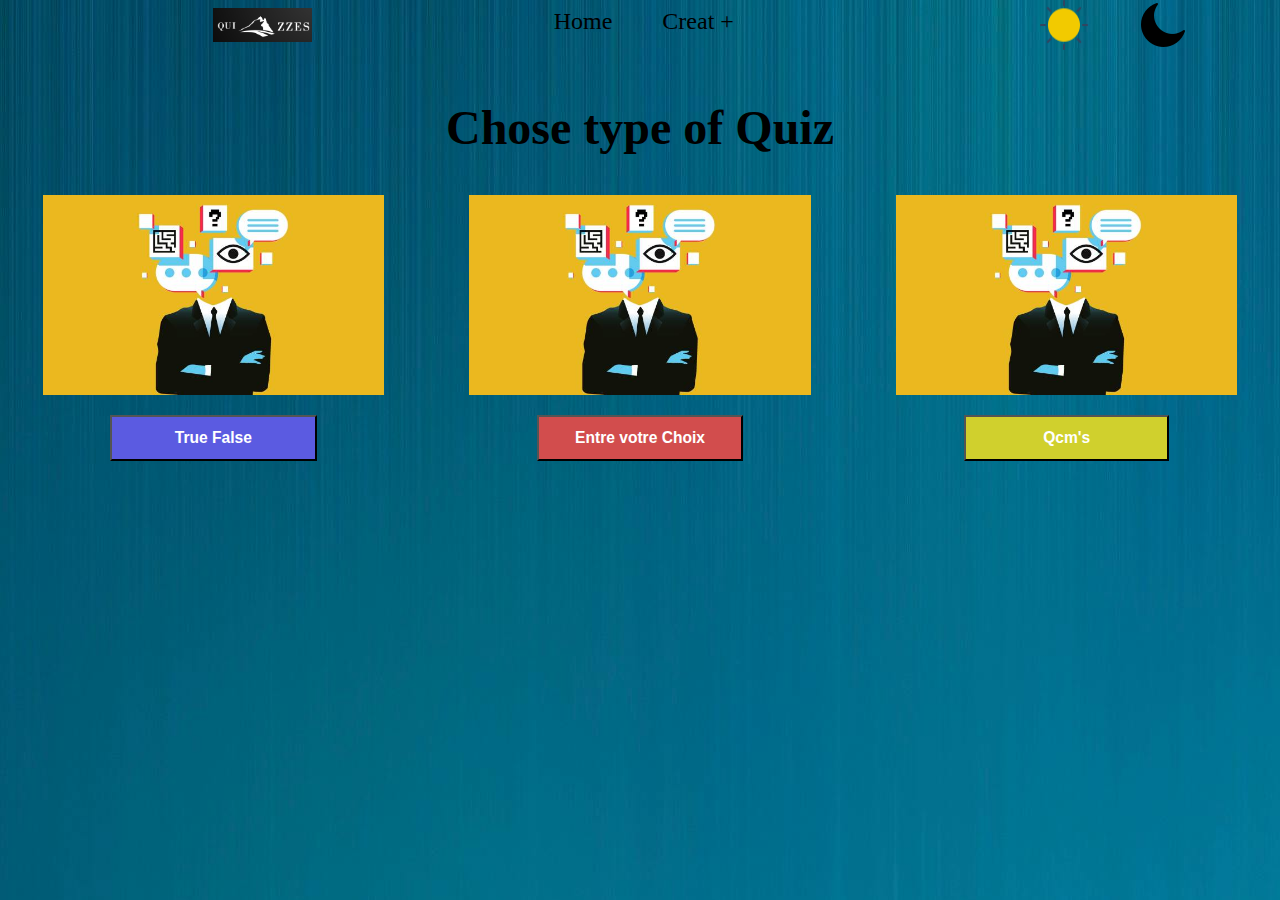
<file: index.html>
<!DOCTYPE html>
<html lang="en">
  <head>
    <meta charset="UTF-8" />
    <meta name="viewport" content="width=device-width, initial-scale=1.0" />
    <title>Quizez</title>
    <link rel="stylesheet" href="styles.css" />
  </head>
  <body>
    <header>
      <div class="headd">
        <img class="logo" src="img/Screenshot 2024-11-05 cvgpng.png" alt="" />
        <ul>
          <li>
            <a href="index.html">Home</a>
          </li>
          <li>
            <a href="creat.html">Creat +</a>
          </li>
        </ul>
      </div>

      <div class="mood">
        <img class="sun" src="img/icons8-sun-48.png" alt="" />
        <img class="moon" src="img/icons8-moon-50.png" alt="" />
      </div>
    </header>

    <main>
      <section class="section1">
        <h1>Chose type of Quiz</h1>

        <div class="carts">
          <div class="cart">
            <img
              class="typ"
              src="img/istockphoto-1964440549-612x612.jpg"
              alt=""
            />
            <button class="type-quiz1">
              <a href="mode.html"> <h3>True False</h3> </a>
            </button>
          </div>
          <div class="cart">
            <img
              class="typ"
              src="img/istockphoto-1964440549-612x612.jpg"
              alt=""
            />
            <button class="type-quiz2">
              <a href="mode.html"> <h3>Entre votre Choix</h3> </a>
            </button>
          </div>
          <div class="cart">
            <img
              class="typ"
              src="img/istockphoto-1964440549-612x612.jpg"
              alt=""
            />
            <button class="type-quiz3">
              <a href="mode.html"> <h3>Qcm's</h3> </a>
            </button>
          </div>
        </div>
      </section>
    </main>
  </body>
</html>
</file>
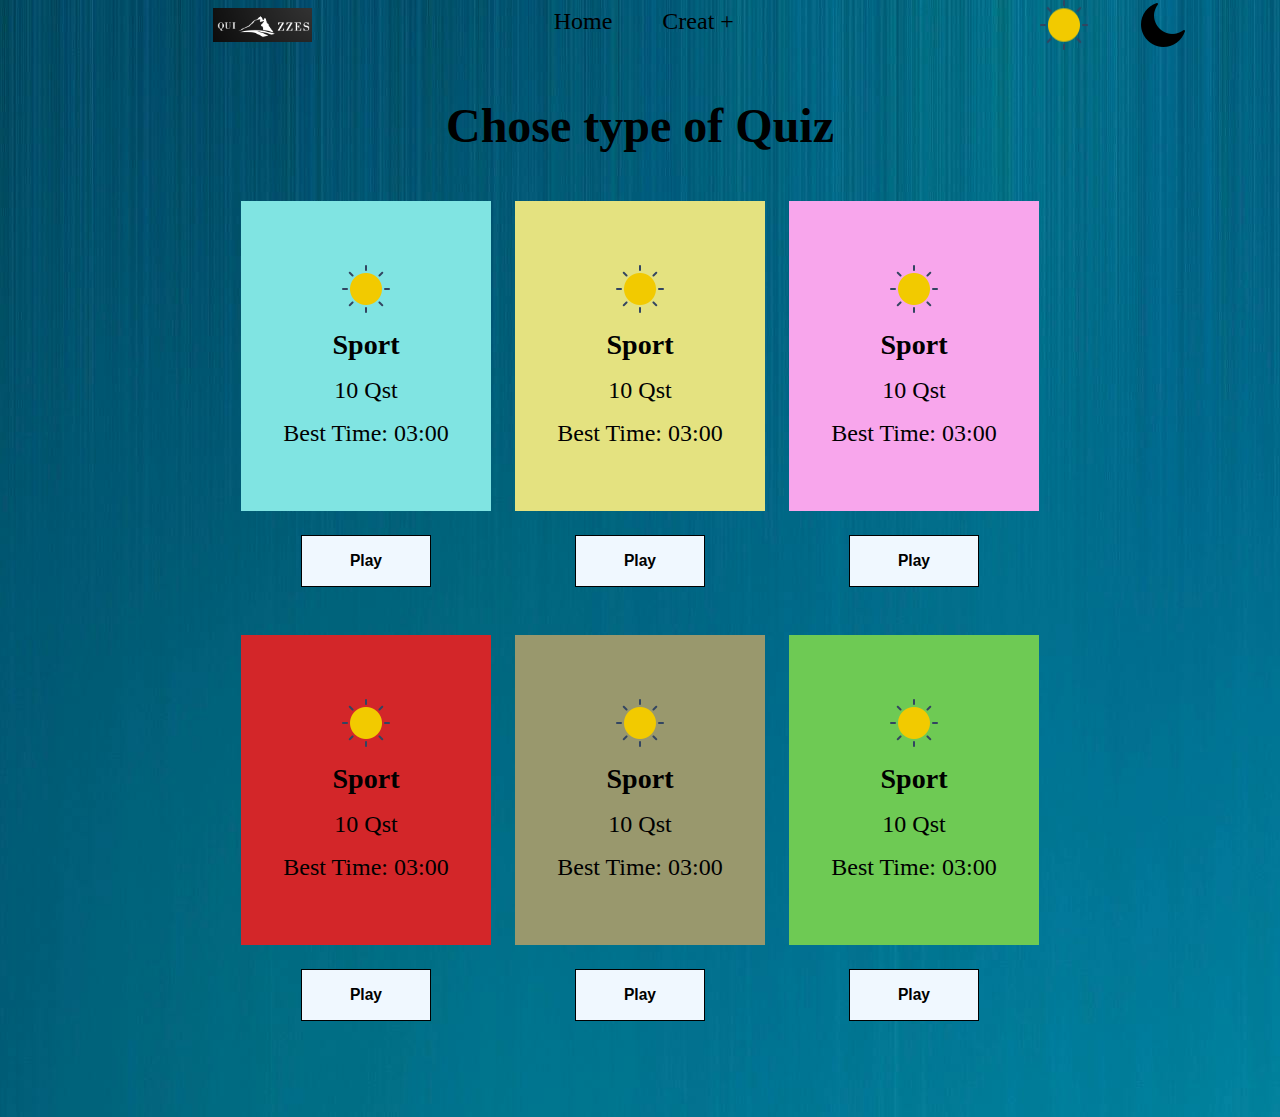
<file: categorie.html>
<!DOCTYPE html>
<html lang="en">
  <head>
    <meta charset="UTF-8" />
    <meta name="viewport" content="width=device-width, initial-scale=1.0" />
    <title>Quizez</title>
    <link rel="stylesheet" href="styles.css" />
  </head>
  <body>
    <header>
      <div class="headd">
        <img class="logo" src="img/Screenshot 2024-11-05 cvgpng.png" alt="" />
        <ul>
          <li>
            <a href="index.html">Home</a>
          </li>
          <li>
            <a href="creat.html">Creat +</a>
          </li>
        </ul>
      </div>

      <div class="mood">
        <img class="sun" src="img/icons8-sun-48.png" alt="" />
        <img class="moon" src="img/icons8-moon-50.png" alt="" />
      </div>
    </header>

    <main>
      <section class="section3">
        <h1>Chose type of Quiz</h1>
        <div class="carts-categorie">
          <div class="qat-cart">
            <div class="cart-categorie categorie1">
              <img src="img/icons8-sun-48.png" alt="" />
              <h3>Sport</h3>
              <p class="nmbr-qst">10 Qst</p>
              <p class="time">Best Time: 03:00</p>
            </div>
            <button class="play-qat b-qat1">
              <a href="f&v.html"><h3>Play</h3></a>
            </button>
          </div>
          <div class="qat-cart">
            <div class="cart-categorie categorie2">
              <img src="img/icons8-sun-48.png" alt="" />
              <h3>Sport</h3>
              <p class="nmbr-qst">10 Qst</p>
              <p class="time">Best Time: 03:00</p>
            </div>
            <button class="play-qat b-qat2">
              <a href="full.answer.html"><h3>Play</h3></a>
            </button>
          </div>
          <div class="qat-cart">
            <div class="cart-categorie categorie3">
              <img src="img/icons8-sun-48.png" alt="" />
              <h3>Sport</h3>
              <p class="nmbr-qst">10 Qst</p>
              <p class="time">Best Time: 03:00</p>
            </div>
            <button class="play-qat b-qat3">
              <a href="qsm.html"><h3>Play</h3></a>
            </button>
          </div>

          <div class="qat-cart">
            <div class="cart-categorie categorie4">
              <img src="img/icons8-sun-48.png" alt="" />
              <h3>Sport</h3>
              <p class="nmbr-qst">10 Qst</p>
              <p class="time">Best Time: 03:00</p>
            </div>
            <button class="play-qat b-qat4"><h3>Play</h3></button>
          </div>
          <div class="qat-cart">
            <div class="cart-categorie categorie5">
              <img src="img/icons8-sun-48.png" alt="" />
              <h3>Sport</h3>
              <p class="nmbr-qst">10 Qst</p>
              <p class="time">Best Time: 03:00</p>
            </div>
            <button class="play-qat b-qat5"><h3>Play</h3></button>
          </div>
          <div class="qat-cart">
            <div class="cart-categorie categorie6">
              <img src="img/icons8-sun-48.png" alt="" />
              <h3>Sport</h3>
              <p class="nmbr-qst">10 Qst</p>
              <p class="time">Best Time: 03:00</p>
            </div>
            <button class="play-qat b-qat6"><h3>Play</h3></button>
          </div>
        </div>
      </section>
    </main>
  </body>
</html>
</file>
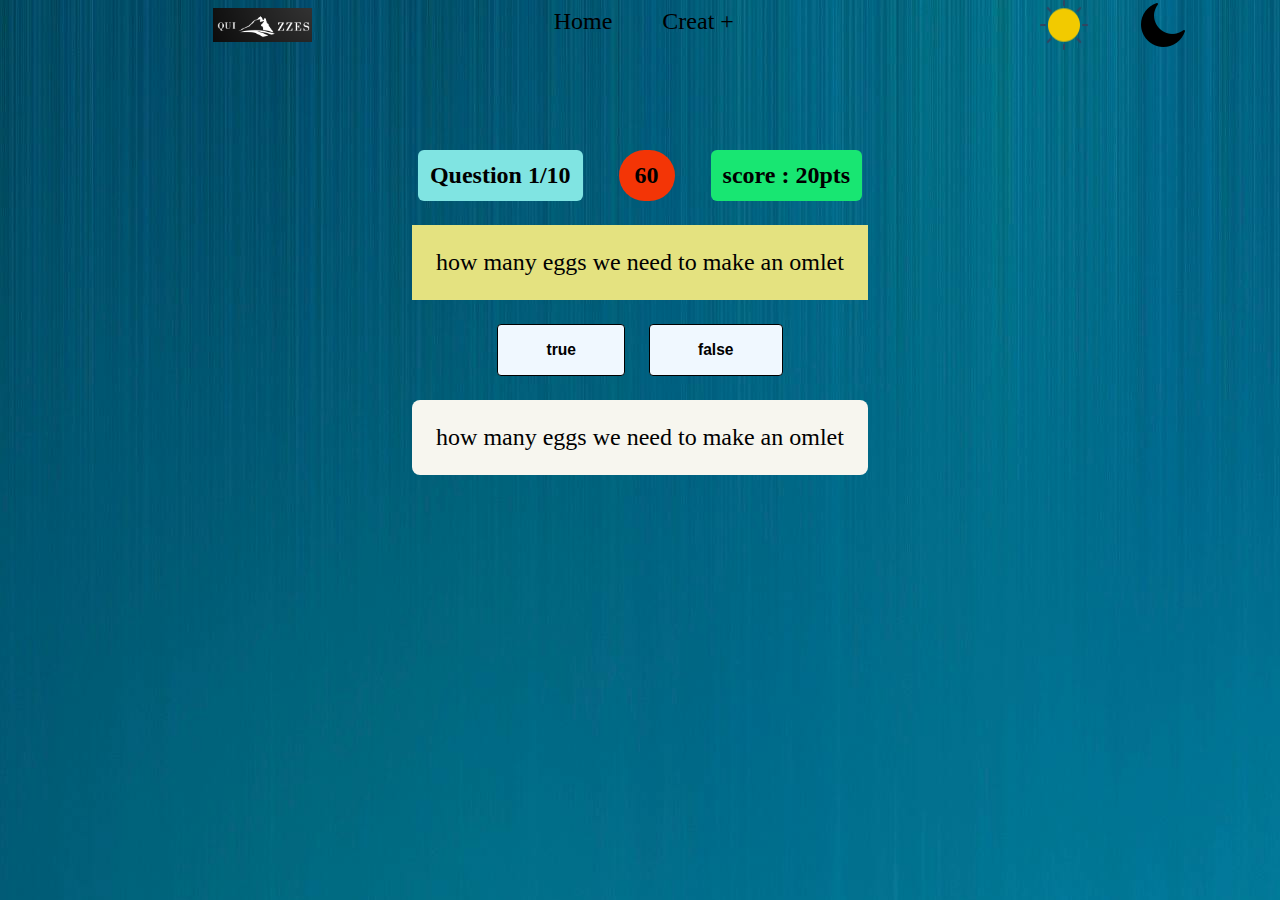
<file: f&v.html>
<!DOCTYPE html>
<html lang="en">
  <head>
    <meta charset="UTF-8" />
    <meta name="viewport" content="width=device-width, initial-scale=1.0" />
    <title>Quizez</title>
    <link rel="stylesheet" href="styles.css" />
  </head>
  <body>
    <header>
      <div class="headd">
        <img class="logo" src="img/Screenshot 2024-11-05 cvgpng.png" alt="" />
        <ul>
          <li>
            <a href="index.html">Home</a>
          </li>
          <li>
            <a href="creat.html">Creat +</a>
          </li>
        </ul>
      </div>

      <div class="mood">
        <img class="sun" src="img/icons8-sun-48.png" alt="" />
        <img class="moon" src="img/icons8-moon-50.png" alt="" />
      </div>
    </header>

    <main>
      <section class="section4">
        <div class="tf">
          <div class="status">
            <h4 class="qst-number">Question 1/10</h4>
            <h4 class="crono">60</h4>
            <h4 class="score">score : 20pts</h4>
          </div>
          <p class="question">how many eggs we need to make an omlet</p>
          <div class="answers">
            <button class="truee"><h3>true</h3></button>
            <button class="falsee"><h3>false</h3></button>
          </div>
          <p class="expline">how many eggs we need to make an omlet</p>
        </div>
      </section>
    </main>
  </body>
</html>
</file>
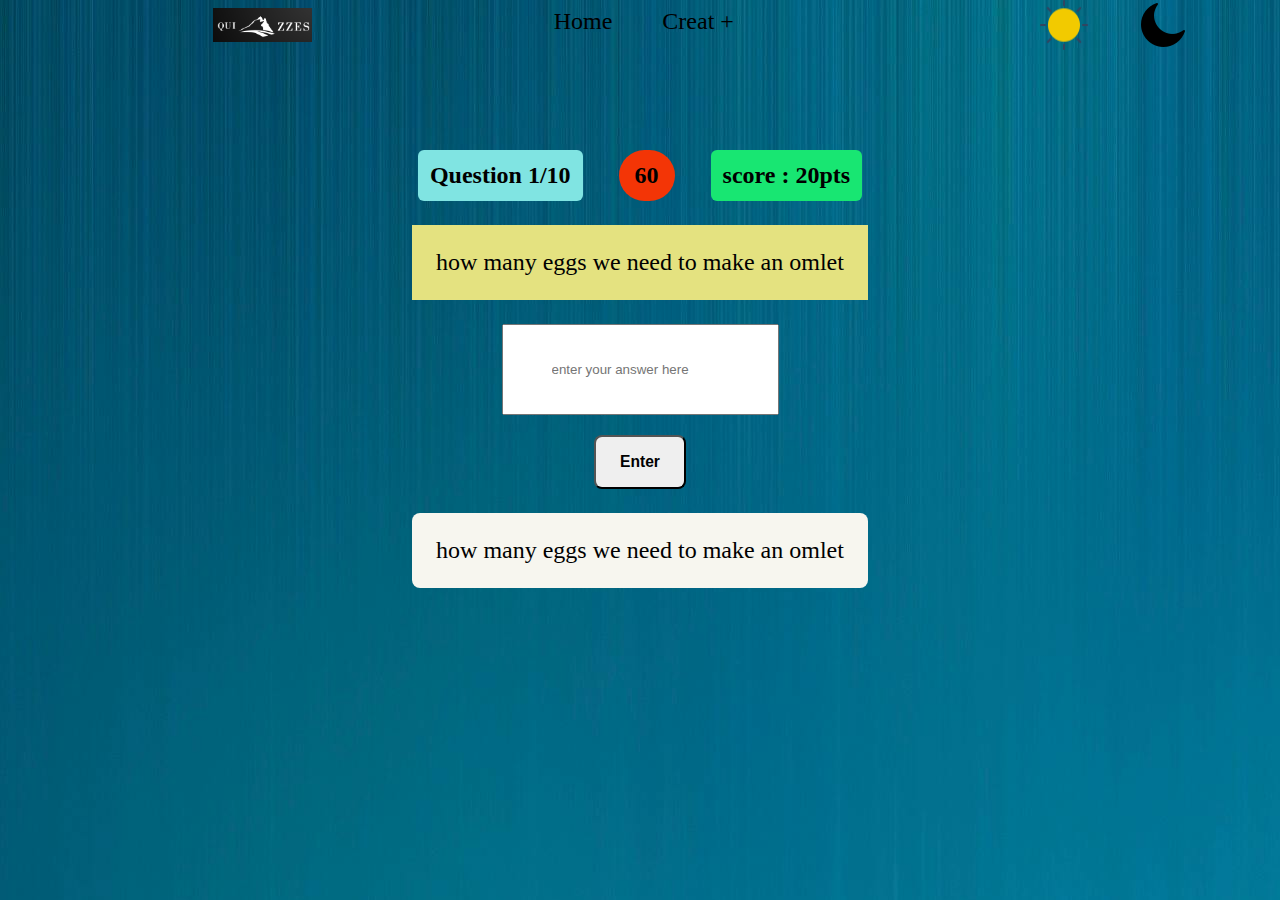
<file: full.answer.html>
<!DOCTYPE html>
<html lang="en">
  <head>
    <meta charset="UTF-8" />
    <meta name="viewport" content="width=device-width, initial-scale=1.0" />
    <title>Quizez</title>
    <link rel="stylesheet" href="styles.css" />
  </head>
  <body>
    <header>
      <div class="headd">
        <img class="logo" src="img/Screenshot 2024-11-05 cvgpng.png" alt="" />
        <ul>
          <li>
            <a href="index.html">Home</a>
          </li>
          <li>
            <a href="creat.html">Creat +</a>
          </li>
        </ul>
      </div>

      <div class="mood">
        <img class="sun" src="img/icons8-sun-48.png" alt="" />
        <img class="moon" src="img/icons8-moon-50.png" alt="" />
      </div>
    </header>

    <main>
      <section class="section4">
        <div class="tf">
          <div class="status">
            <h4 class="qst-number">Question 1/10</h4>
            <h4 class="crono">60</h4>
            <h4 class="score">score : 20pts</h4>
          </div>
          <p class="question">how many eggs we need to make an omlet</p>

          <div class="full-answers">
            <input
              type="text"
              name=""
              class="enter-answer"
              placeholder="enter your answer here"
            />
            <button type="submit" class="enter"><h3>Enter</h3></button>
          </div>
          <p class="expline">how many eggs we need to make an omlet</p>
        </div>
      </section>
    </main>
  </body>
</html>
</file>
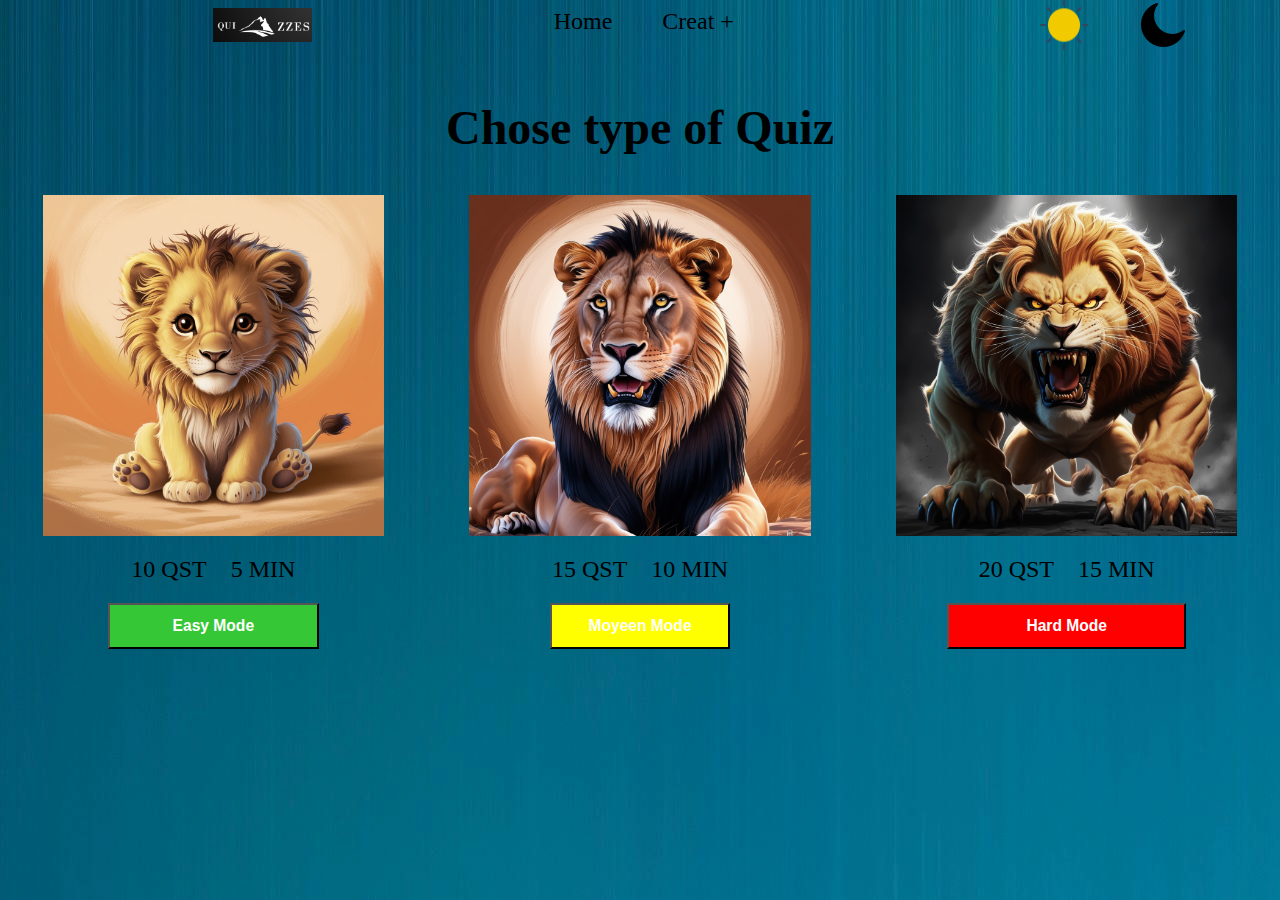
<file: mode.html>
<!DOCTYPE html>
<html lang="en">
  <head>
    <meta charset="UTF-8" />
    <meta name="viewport" content="width=device-width, initial-scale=1.0" />
    <title>Quizez</title>
    <link rel="stylesheet" href="styles.css" />
  </head>
  <body>
    <header>
      <div class="headd">
        <img class="logo" src="img/Screenshot 2024-11-05 cvgpng.png" alt="" />
        <ul>
          <li>
            <a href="index.html">Home</a>
          </li>
          <li>
            <a href="creat.html">Creat +</a>
          </li>
        </ul>
      </div>

      <div class="mood">
        <img class="sun" src="img/icons8-sun-48.png" alt="" />
        <img class="moon" src="img/icons8-moon-50.png" alt="" />
      </div>
    </header>

    <main>
      <section class="section1">
        <h1>Chose type of Quiz</h1>

        <div class="carts">
          <div class="cart">
            <img
              class="typ"
              src="img/Leonardo_Phoenix_a_vibrant_and_detailed_illustration_of_a_smal_2.jpg"
              alt=""
            />
            <div class="dts">
              <p>10 QST</p>
              <p>5 MIN</p>
            </div>

            <button class="type-quiz1 easy">
              <a href="categorie.html"> <h3>Easy Mode</h3> </a>
            </button>
          </div>
          <div class="cart">
            <img
              class="typ"
              src="img/Leonardo_Phoenix_I_want_a_highly_detailed_illustration_of_a_ma_3.jpg"
              alt=""
            />
            <div class="dts">
              <p>15 QST</p>
              <p>10 MIN</p>
            </div>

            <button class="type-quiz2 moyen">
              <a href="categorie.html"> <h3>Moyeen Mode</h3> </a>
            </button>
          </div>
          <div class="cart">
            <img
              class="typ"
              src="img/Leonardo_Phoenix_a_majestic_yet_ferocious_big_lion_monster_wit_0.jpg"
              alt=""
            />
            <div class="dts">
              <p>20 QST</p>
              <p>15 MIN</p>
            </div>
            <button class="type-quiz3 hard">
              <a href="categorie.html"> <h3>Hard Mode</h3> </a>
            </button>
          </div>
        </div>
      </section>
    </main>
  </body>
</html>
</file>
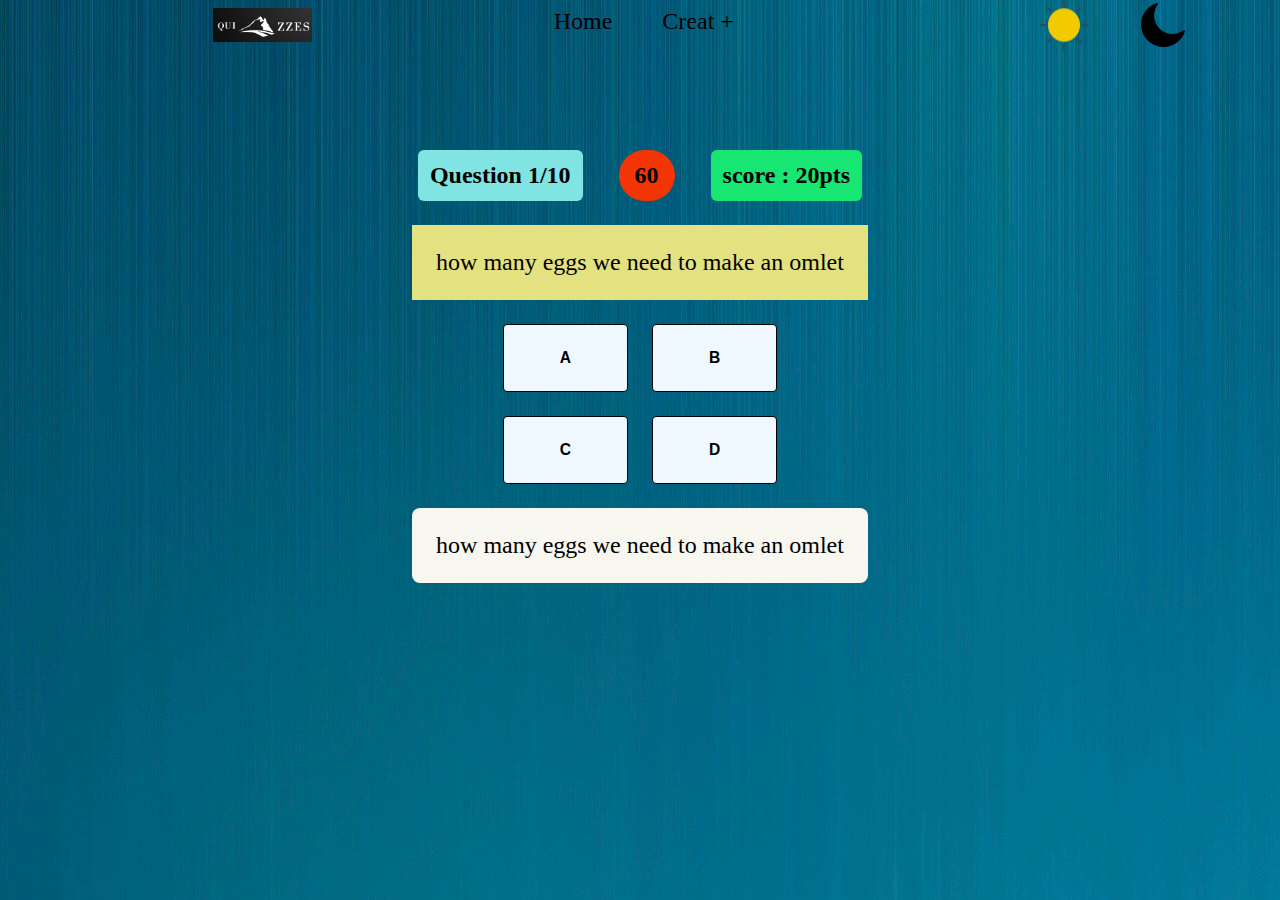
<file: qsm.html>
<!DOCTYPE html>
<html lang="en">
  <head>
    <meta charset="UTF-8" />
    <meta name="viewport" content="width=device-width, initial-scale=1.0" />
    <title>Quizez</title>
    <link rel="stylesheet" href="styles.css" />
  </head>
  <body>
    <header>
      <div class="headd">
        <img class="logo" src="img/Screenshot 2024-11-05 cvgpng.png" alt="" />
        <ul>
          <li>
            <a href="index.html">Home</a>
          </li>
          <li>
            <a href="creat.html">Creat +</a>
          </li>
        </ul>
      </div>

      <div class="mood">
        <img class="sun" src="img/icons8-sun-48.png" alt="" />
        <img class="moon" src="img/icons8-moon-50.png" alt="" />
      </div>
    </header>

    <main>
      <section class="section4">
        <div class="tf">
          <div class="status">
            <h4 class="qst-number">Question 1/10</h4>
            <h4 class="crono">60</h4>
            <h4 class="score">score : 20pts</h4>
          </div>
          <p class="question">how many eggs we need to make an omlet</p>
          <div class="qcms">
            <button class="a"><h3>A</h3></button>
            <button class="b"><h3>B</h3></button
            ><button class="c"><h3>C</h3></button>
            <button class="d"><h3>D</h3></button>
          </div>
          <p class="expline">how many eggs we need to make an omlet</p>
        </div>
      </section>
    </main>
  </body>
</html>
</file>
<file: styles.css>
* {
  margin: 0;
  padding: 0;
  box-sizing: border-box;
}
body {
  font-size: 24px;
  margin: 0;
}
header {
  display: flex;
  align-items: center;
  justify-content: space-around;
}
.headd {
  display: flex;
  justify-content: space-around;
}
.logo {
  width: 13%;
}
ul {
  list-style: none;
  display: flex;
  gap: 50px;
}

a {
  text-decoration: none;
  color: black;
}
.mood {
  display: flex;
  gap: 50px;
}
.section1 {
  display: flex;
  flex-direction: column;
  align-items: center;
  margin: 50px auto;
  gap: 40px;
}
.carts {
  display: flex;
  align-items: center;
  justify-content: center;
}
.typ {
  width: 80%;
}
.cart {
  display: flex;
  flex-direction: column;
  align-items: center;
  gap: 20px;
}
.type-quiz1 {
  padding: 12px 63px;
  background-color: rgb(91, 91, 225);
  border: 1 solid black;
}

.type-quiz2 {
  padding: 12px 36px;
  background-color: rgb(210, 77, 77);
  border: 1 solid black;
}

.type-quiz3 {
  padding: 12px 77px;
  background-color: rgb(208, 208, 45);
  border: 1 solid black;
}
.type-quiz1 a,
.type-quiz2 a,
.type-quiz3 a {
  color: white;
}
.type-quiz1:hover {
  transform: scale(1.1);
  cursor: pointer;
}
.type-quiz2:hover {
  transform: scale(1.1);
  cursor: pointer;
}
.type-quiz3:hover {
  transform: scale(1.1);
  cursor: pointer;
}

.easy {
  background-color: rgb(54, 199, 54);
}
.moyen {
  background-color: yellow;
}
.hard {
  background-color: red;
}
.dts {
  display: flex;
  gap: 24px;
}

.section3 {
  display: flex;
  flex-direction: column;
  align-items: center;
  margin: 48px auto;
}
.carts-categorie {
  display: grid;
  grid-template-columns: 1fr 1fr 1fr;
  margin: 48px auto;
  row-gap: 48px;
  align-items: center;
  column-gap: 24px;
}
.cart-categorie {
  width: 250px;
  display: flex;
  flex-direction: column;
  align-items: center;
  gap: 16px;
  padding: 64px 36px;
}

.categorie1 {
  background-color: #80e4e2;
}
.categorie2 {
  background-color: #e4e280;
}
.categorie3 {
  background-color: #f8a6ec;
}
.categorie4 {
  background-color: #d32629;
}
.categorie5 {
  background-color: #99986d;
}
.categorie6 {
  background-color: #6eca54;
}
.qat-cart {
  display: flex;
  flex-direction: column;
  align-items: center;
  gap: 24px;
}

.play-qat {
  padding: 16px 48px;
  background-color: aliceblue;
  border: 1px solid black;
}
.b-qat1:hover {
  background-color: #80e4e2;
}
.b-qat2:hover {
  background-color: #e4e280;
}
.b-qat3:hover {
  background-color: #f8a6ec;
}
.b-qat4:hover {
  background-color: #d32629;
}
.b-qat5:hover {
  background-color: #99986d;
}
.b-qat6:hover {
  background-color: #6eca54;
}
body {
  background-image: url(img/pexels-pixelcop-2680270.jpg);
}
.section4 {
  margin: 100px auto;
}
.tf {
  display: flex;
  flex-direction: column;
  align-items: center;
  gap: 24px;
}

.status {
  display: flex;
  justify-content: space-between;
  gap: 36px;
}

.qst-number {
  background-color: #80e4e2;
  padding: 12px;
  border-radius: 6px;
}
.crono {
  background-color: #f33506;
  padding: 12px 16px;
  border-radius: 50px;
}
.score {
  background-color: #18e672;
  padding: 12px;
  border-radius: 6px;
}
.question {
  padding: 24px;
  background-color: #e4e280;
}
.answers {
  display: flex;
  justify-content: space-between;
  gap: 24px;
}
.falsee {
  padding: 16px 48px;
  background-color: aliceblue;
  border: 1px solid black;
  border-radius: 4px;
}
.truee {
  padding: 16px 48px;
  background-color: aliceblue;
  border: 1px solid black;
  border-radius: 4px;
}
.truee:hover {
  background-color: #6eca54;
  cursor: pointer;
  scale: 1.1;
}

.falsee:hover {
  background-color: #d32629;
  cursor: pointer;
  scale: 1.1;
}
.expline {
  padding: 24px;
  background-color: #f7f6ef;
  border-radius: 8px;
}

.full-answers {
  display: flex;
  align-items: center;
  gap: 20px;
  flex-direction: column;
}

.enter {
  border-radius: 8px;
  padding: 16px 24px;
}
.enter-answer {
  padding: 36px 48px;
}
.qcms {
  display: grid;
  grid-template-columns: 1fr 1fr;
  row-gap: 24px;
  column-gap: 24px;
}
.a,
.b,
.c,
.d {
  padding: 24px 56px;
  background-color: aliceblue;
  border: 1px solid black;
  border-radius: 4px;
}
.a:hover {
  background-color: #e4e280;
  cursor: pointer;
  scale: 1.1;
}
.b:hover {
  background-color: #d32629;
  cursor: pointer;
  scale: 1.1;
}
.c:hover {
  background-color: #80e4e2;
  cursor: pointer;
  scale: 1.1;
}
.d:hover {
  background-color: #6eca54;
  cursor: pointer;
  scale: 1.1;
}
</file>
